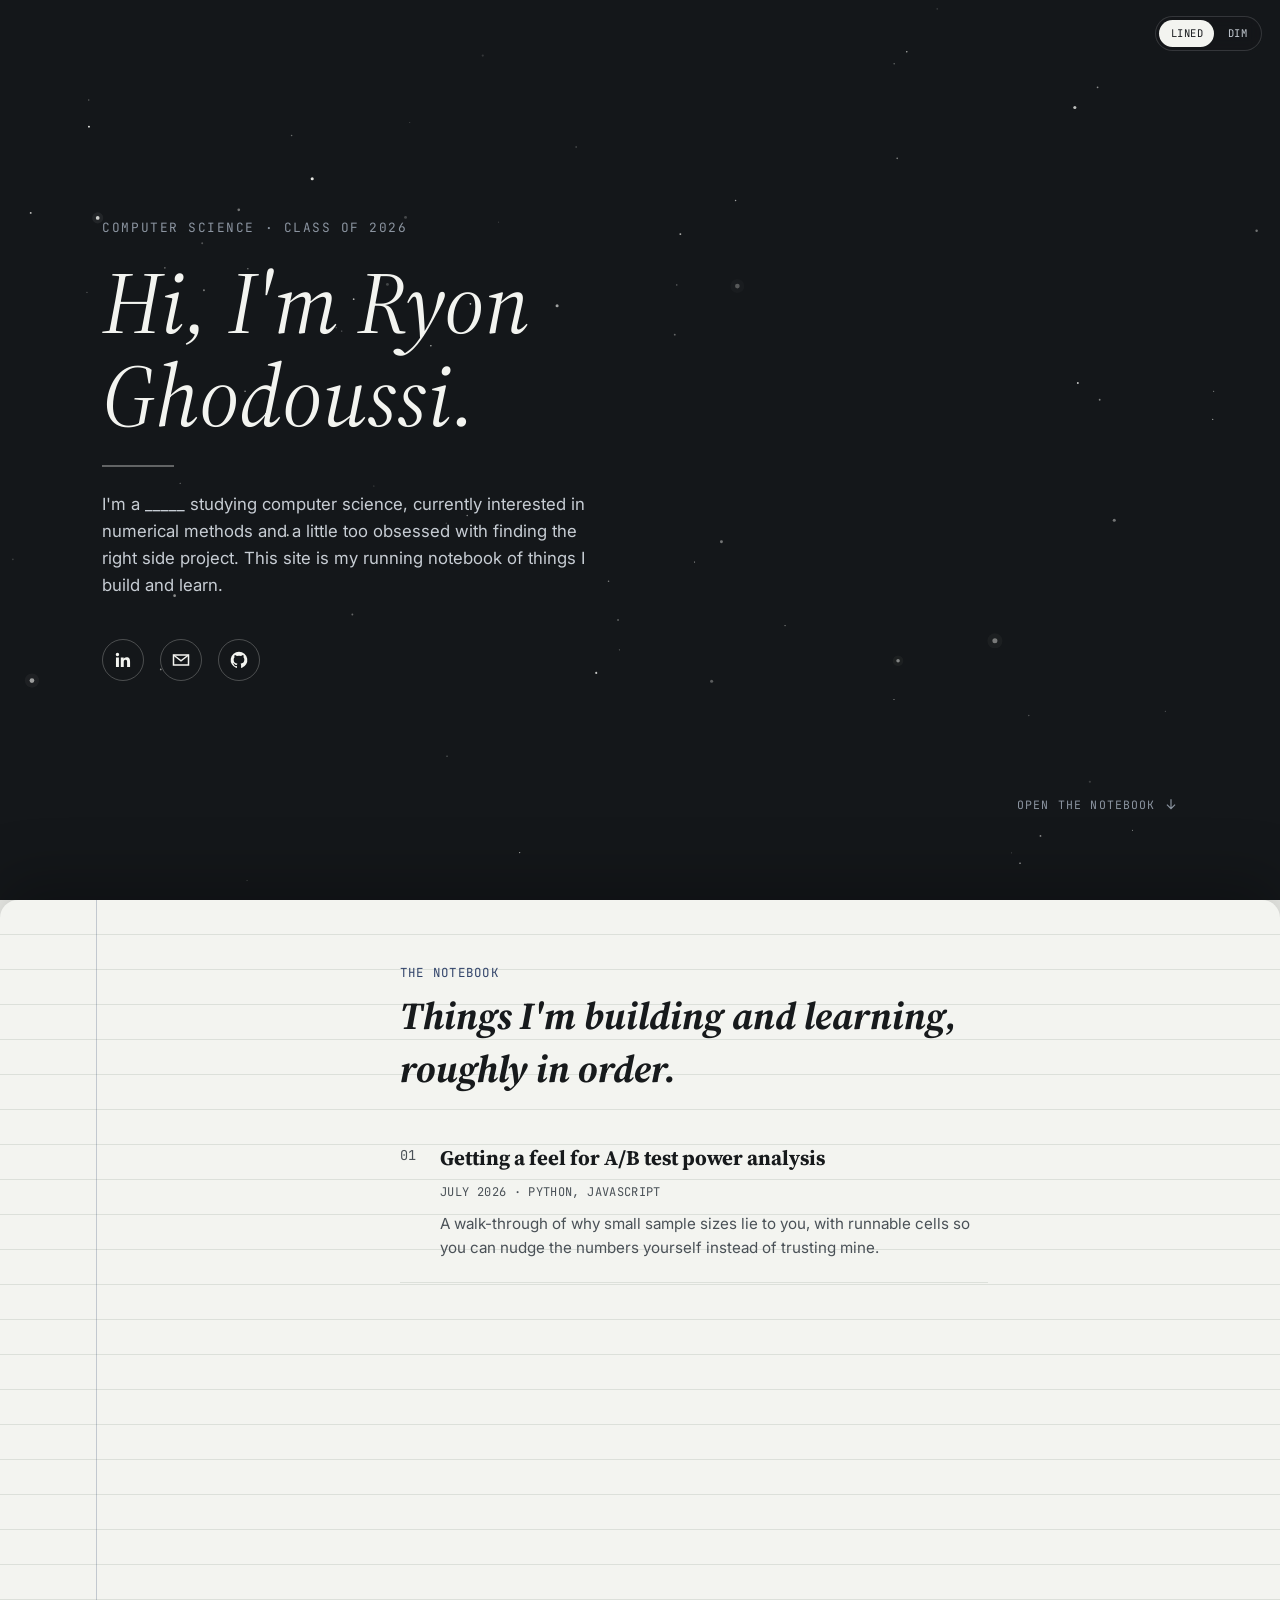
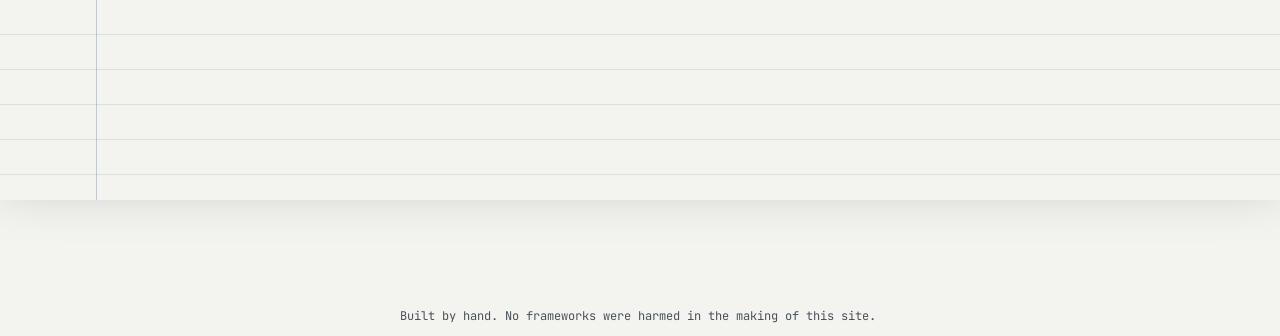
<file: index.html>
<!doctype html>
<html lang="en">
<head>
<meta charset="utf-8">
<script>
  // Applied before CSS renders, so there's no flash of the wrong theme.
  try {
    if (localStorage.getItem('notebook-theme') === 'dim') {
      document.documentElement.setAttribute('data-theme', 'dim');
    }
  } catch (e) { /* ignore */ }
</script>
<meta name="viewport" content="width=device-width, initial-scale=1">
<title>Ryon Ghodoussi — Notes to Self</title>
<meta name="description" content="Personal site and coding notebook of Ryon Ghodoussi">
<link rel="preconnect" href="https://fonts.googleapis.com">
<link href="https://fonts.googleapis.com/css2?family=Source+Serif+4:ital,opsz,wght@0,8..60,400;1,8..60,400;1,8..60,500&family=Inter:wght@400;500;600&family=JetBrains+Mono:wght@400;500&display=swap" rel="stylesheet">
<link rel="stylesheet" href="styles.css">
</head>
<body>
  <div class="theme-toggle" role="group" aria-label="Notebook color theme">
    <button type="button" class="theme-toggle__btn" data-theme-value="lined" aria-pressed="true">Lined</button>
    <button type="button" class="theme-toggle__btn" data-theme-value="dim" aria-pressed="false">Dim</button>
  </div>
  
  <!-- ===================== LANDING / COVER ===================== -->
  <header class="cover">
    <canvas class="cover__stars" id="starscape" aria-hidden="true"></canvas>
    <div class="cover__content">
      <p class="cover__eyebrow">Computer Science · Class of 2026</p>
      <h1 class="cover__name">Hi, I'm Ryon Ghodoussi.</h1>
      <hr class="cover__rule">
      <p class="cover__bio">
	I'm a _____ studying computer science, currently interested in numerical methods
	and a little too obsessed with finding the right side project.
	This site is my running notebook of things I build and learn.
      </p>
      <div class="cover__links">
	<a class="icon-link" href="https://www.linkedin.com/in/ryon-ghodoussi/" target="_blank" rel="noopener noreferrer" aria-label="LinkedIn profile">
          <svg viewBox="0 0 24 24" fill="currentColor" aria-hidden="true">
            <path d="M20.45 20.45h-3.55v-5.57c0-1.33-.02-3.04-1.85-3.04-1.85 0-2.14 1.45-2.14 2.94v5.67H9.36V9h3.41v1.56h.05c.48-.9 1.64-1.85 3.38-1.85 3.61 0 4.28 2.38 4.28 5.47v6.27zM5.34 7.43a2.06 2.06 0 1 1 0-4.12 2.06 2.06 0 0 1 0 4.12zM7.12 20.45H3.56V9h3.56v11.45z"/>
          </svg>
	</a>
	<a class="icon-link" href="mailto:ghodoussirion@gmail.com" aria-label="Email">
          <svg viewBox="0 0 24 24" fill="none" stroke="currentColor" stroke-width="1.8" aria-hidden="true">
            <path d="M3 6h18v12H3z"/><path d="M3 6l9 7 9-7"/>
          </svg>
	</a>
	<a class="icon-link" href="https://github.com/ghodoussi" target="_blank" rel="noopener noreferrer" aria-label="GitHub profile">
          <svg viewBox="0 0 24 24" fill="currentColor" aria-hidden="true">
            <path d="M12 2a10 10 0 0 0-3.16 19.49c.5.09.68-.22.68-.48v-1.7c-2.78.6-3.37-1.34-3.37-1.34-.46-1.16-1.11-1.47-1.11-1.47-.91-.62.07-.6.07-.6 1 .07 1.53 1.03 1.53 1.03.89 1.53 2.34 1.09 2.91.83.09-.65.35-1.09.63-1.34-2.22-.25-4.56-1.11-4.56-4.94 0-1.09.39-1.98 1.03-2.68-.1-.25-.45-1.27.1-2.65 0 0 .84-.27 2.75 1.02a9.56 9.56 0 0 1 5 0c1.91-1.29 2.75-1.02 2.75-1.02.55 1.38.2 2.4.1 2.65.64.7 1.03 1.59 1.03 2.68 0 3.84-2.34 4.68-4.57 4.93.36.31.68.92.68 1.85v2.74c0 .27.18.58.69.48A10 10 0 0 0 12 2z"/>
          </svg>
	</a>
      </div>
    </div>
    <p class="cover__scroll-cue">
      open the notebook
      <svg viewBox="0 0 24 24" fill="none" stroke="currentColor" stroke-width="2" aria-hidden="true">
        <path d="M12 4v16M5 13l7 7 7-7"/>
      </svg>
    </p>
  </header>
  <div class="cover-spacer" aria-hidden="true"></div>
  
  <!-- ===================== NOTEBOOK / BLOG LIST ===================== -->
  <main class="notebook">
    <div class="notebook__inner">
      <div class="notebook__header">
        <p class="notebook__label">The Notebook</p>
        <h2 class="notebook__title">Things I'm building and learning, roughly in order.</h2>
      </div>

      <!-- AUTO-GENERATED TOC: START (do not hand-edit — run `node build.js`) -->
      <ul class="toc">
        <li>
          <a class="toc__item" href="posts/first-post.html">
            <span class="toc__index">01</span>
            <span class="toc__body">
              <h3 class="toc__post-title">Getting a feel for A/B test power analysis</h3>
              <p class="toc__meta">JULY 2026 · PYTHON, JAVASCRIPT</p>
              <p class="toc__excerpt">
                A walk-through of why small sample sizes lie to you, with runnable cells so you can nudge the numbers yourself instead of trusting mine.
              </p>
            </span>
          </a>
        </li>
      </ul>
      <!-- AUTO-GENERATED TOC: END -->
    </div>
  </main>

  <footer class="site-footer">
    <p>Built by hand. No frameworks were harmed in the making of this site.</p>
  </footer>

  <script src="script.js"></script>
</body>
</html>
</file>
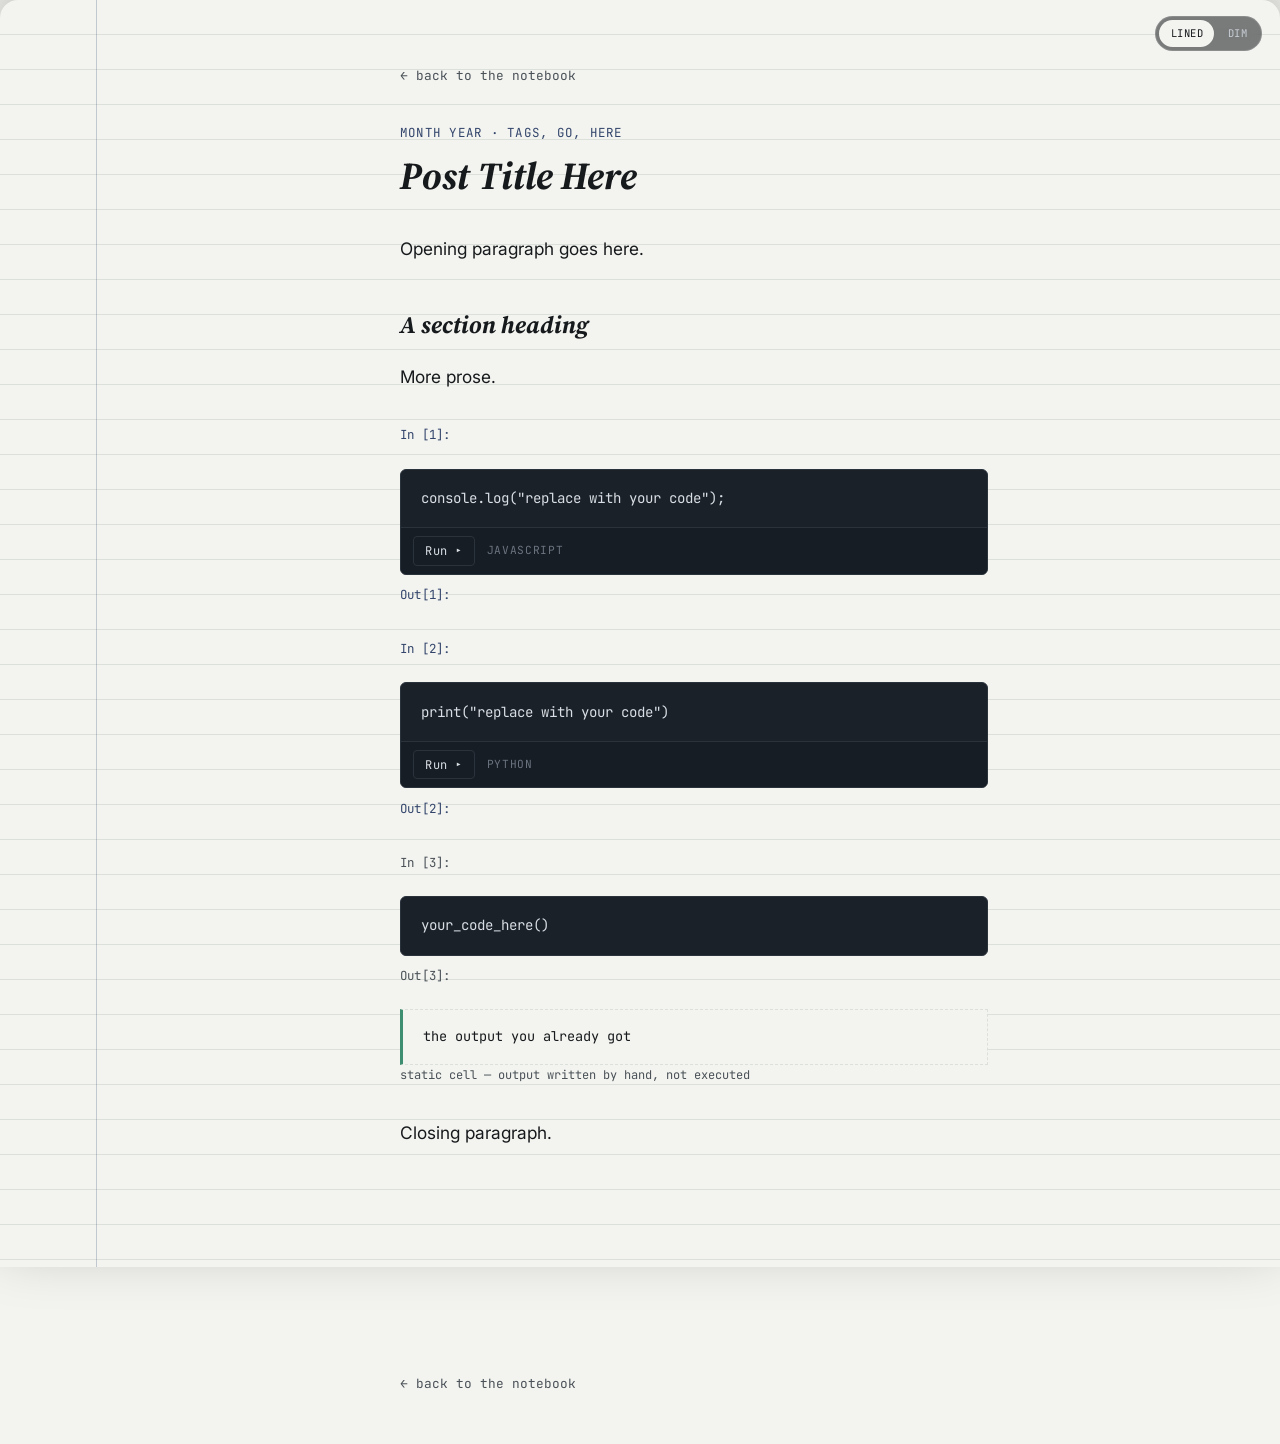
<file: post-template.html>
<!doctype html>
<html lang="en">
<head>
<meta charset="utf-8">
<script>
  try {
    if (localStorage.getItem('notebook-theme') === 'dim') {
      document.documentElement.setAttribute('data-theme', 'dim');
    }
  } catch (e) { /* ignore */ }
</script>
<meta name="viewport" content="width=device-width, initial-scale=1">
<title>Post Title Here — Alex Rivera</title>
<link rel="preconnect" href="https://fonts.googleapis.com">
<link href="https://fonts.googleapis.com/css2?family=Source+Serif+4:ital,opsz,wght@0,8..60,400;1,8..60,400;1,8..60,500&family=Inter:wght@400;500;600&family=JetBrains+Mono:wght@400;500&display=swap" rel="stylesheet">
<link rel="stylesheet" href="../styles.css">
</head>
<body>
  <div class="theme-toggle" role="group" aria-label="Notebook color theme">
    <button type="button" class="theme-toggle__btn" data-theme-value="lined" aria-pressed="true">Lined</button>
    <button type="button" class="theme-toggle__btn" data-theme-value="dim" aria-pressed="false">Dim</button>
  </div>

  <main class="notebook" style="padding-top: 4rem;">
    <div class="notebook__inner">
      <a class="back-link" href="../index.html">&larr; back to the notebook</a>

      <p class="notebook__label">MONTH YEAR · TAGS, GO, HERE</p>
      <h1 class="notebook__title" style="margin-bottom: 2rem;">Post Title Here</h1>

      <article class="post">
        <p>Opening paragraph goes here.</p>

        <h2>A section heading</h2>
        <p>More prose.</p>

        <!-- LIVE JAVASCRIPT CELL — runs for real when the reader clicks Run -->
        <div class="cell" data-lang="js">
          <p class="cell__prompt">In [<span class="count">1</span>]:</p>
          <div class="cell__code-wrap">
            <pre class="cell__code" contenteditable="true" spellcheck="false">console.log("replace with your code");</pre>
            <div class="cell__toolbar">
              <button class="cell__run">Run &#9656;</button>
              <span class="cell__lang">JavaScript</span>
            </div>
          </div>
          <div class="cell__output-wrap">
            <p class="cell__prompt">Out[<span class="count">1</span>]:</p>
            <pre class="cell__output"></pre>
          </div>
        </div>

        <!-- LIVE PYTHON CELL — loads Pyodide on first run in this page -->
        <div class="cell" data-lang="python">
          <p class="cell__prompt">In [<span class="count">2</span>]:</p>
          <div class="cell__code-wrap">
            <pre class="cell__code" contenteditable="true" spellcheck="false">print("replace with your code")</pre>
            <div class="cell__toolbar">
              <button class="cell__run">Run &#9656;</button>
              <span class="cell__lang">Python</span>
            </div>
          </div>
          <div class="cell__output-wrap">
            <p class="cell__prompt">Out[<span class="count">2</span>]:</p>
            <pre class="cell__output"></pre>
          </div>
        </div>

        <!-- STATIC CELL — code + hand-written output, nothing executes -->
        <div class="cell cell--static">
          <p class="cell__prompt">In [3]:</p>
          <div class="cell__code-wrap">
            <pre class="cell__code">your_code_here()</pre>
          </div>
          <div class="cell__output-wrap">
            <p class="cell__prompt">Out[3]:</p>
            <pre class="cell__output cell__output--visible">the output you already got</pre>
          </div>
          <p class="note">static cell — output written by hand, not executed</p>
        </div>

        <p>Closing paragraph.</p>
      </article>
    </div>
  </main>

  <footer class="site-footer">
    <p><a class="back-link" href="../index.html">&larr; back to the notebook</a></p>
  </footer>

  <script src="../script.js"></script>
</body>
</html>
</file>
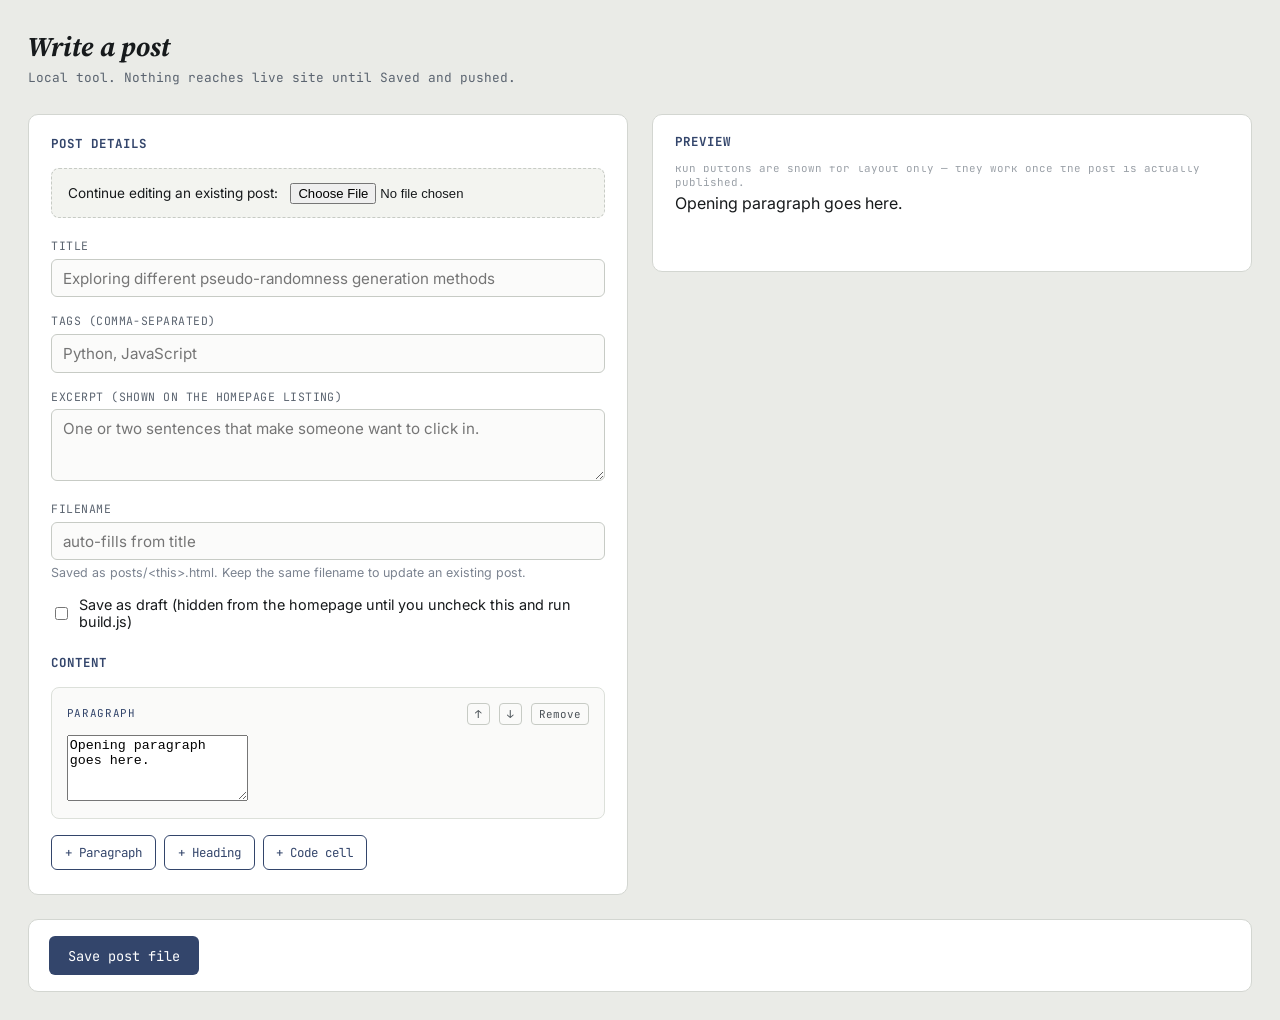
<file: write-post.html>
<!doctype html>
<html lang="en">
  <head>
    <meta charset="utf-8">
    <meta name="viewport" content="width=device-width, initial-scale=1">
    <title>Write a post (local tool)</title>
    <!--
	LOCAL AUTHORING TOOL
	Links to styles.css so the preview pane can show final publishing visual
      -->
    <link rel="preconnect" href="https://fonts.googleapis.com">
    <link href="https://fonts.googleapis.com/css2?family=Source+Serif+4:ital,opsz,wght@0,8..60,400;1,8..60,400;1,8..60,500&family=Inter:wght@400;500;600&family=JetBrains+Mono:wght@400;500&display=swap" rel="stylesheet">
    <link rel="stylesheet" href="styles.css">
    <style>
      /* Editor chrome — deliberately plain/utilitarian, distinct from the
     notebook's own look, so it's obvious this is a tool and not a page
     of the site. */
      :root { color-scheme: light; }
      * { box-sizing: border-box; }
      body {
	  margin: 0;
	  font-family: var(--font-body);
	  background: #EAEBE7;
	  color: #171A1C;
      }
      .shell {
	  max-width: 1400px;
	  margin: 0 auto;
	  padding: 1.75rem;
	  display: flex;
	  flex-direction: column;
	  gap: 1.5rem;
      }
      .editor-body {
	  display: grid;
	  grid-template-columns: minmax(360px, 1fr) minmax(360px, 1fr);
	  gap: 1.5rem;
	  align-items: stretch;
      }
      @media (max-width: 900px) {
	  .shell { grid-template-columns: 1fr; }
      }
      .page-header {
	  grid-column: 1 / -1;
	  margin-bottom: 0.25rem;
      }
      .page-header h1 {
	  font-family: var(--font-display);
	  font-style: italic;
	  font-size: 1.7rem;
	  margin: 0 0 0.25rem 0;
      }
      .page-header p {
	  font-family: var(--font-mono);
	  font-size: 0.8rem;
	  color: #5B6470;
	  margin: 0;
      }
      .panel {
	  background: #FFFFFF;
	  border: 1px solid #D3D6D1;
	  border-radius: 10px;
	  padding: 1.25rem 1.4rem 1.5rem;
      }
      .panel h2 {
	  font-family: var(--font-mono);
	  font-size: 0.78rem;
	  letter-spacing: 0.08em;
	  text-transform: uppercase;
	  color: var(--accent);
	  margin: 0 0 1rem 0;
      }
      .field { margin-bottom: 1rem; }
      .field label {
	  display: block;
	  font-family: var(--font-mono);
	  font-size: 0.72rem;
	  letter-spacing: 0.04em;
	  text-transform: uppercase;
	  color: #5B6470;
	  margin-bottom: 0.35rem;
      }
      .field .hint {
	  display: block;
	  font-family: var(--font-body);
	  font-size: 0.78rem;
	  text-transform: none;
	  letter-spacing: normal;
	  color: #7B8390;
	  margin-top: 0.3rem;
      }
      .field input[type="text"],
      .field textarea,
      .field select {
	  width: 100%;
	  font-family: var(--font-body);
	  font-size: 0.95rem;
	  padding: 0.55rem 0.65rem;
	  border: 1px solid #C7CBC5;
	  border-radius: 6px;
	  background: #FBFBFA;
	  color: #171A1C;
      }
      .field textarea { resize: vertical; min-height: 4.5rem; font-family: var(--font-body); }
      .field-inline-checkbox {
	  display: flex;
	  align-items: center;
	  gap: 0.5rem;
	  font-family: var(--font-body);
	  font-size: 0.9rem;
      }
      .field-inline-checkbox label { margin: 0; text-transform: none; font-family: var(--font-body); font-size: 0.9rem; letter-spacing: normal; color: #171A1C; }

      .load-row {
	  display: flex;
	  align-items: center;
	  gap: 0.75rem;
	  padding: 0.85rem 1rem;
	  background: #F3F4F0;
	  border: 1px dashed #C7CBC5;
	  border-radius: 8px;
	  margin-bottom: 1.25rem;
	  font-size: 0.85rem;
      }
      .load-row input[type="file"] { font-size: 0.82rem; }

      /* Blocks */
      #blocks { display: flex; flex-direction: column; gap: 0.9rem; margin-bottom: 1rem; }
      .block {
	  border: 1px solid #DCE0DA;
	  border-radius: 8px;
	  padding: 0.85rem 0.9rem;
	  background: #FAFAF9;
      }
      .block-toolbar {
	  display: flex;
	  align-items: center;
	  justify-content: space-between;
	  margin-bottom: 0.6rem;
      }
      .block-kind {
	  font-family: var(--font-mono);
	  font-size: 0.68rem;
	  text-transform: uppercase;
	  letter-spacing: 0.06em;
	  color: var(--accent);
      }
      .block-actions button {
	  font-family: var(--font-mono);
	  font-size: 0.68rem;
	  background: none;
	  border: 1px solid #C7CBC5;
	  border-radius: 4px;
	  padding: 0.2rem 0.45rem;
	  margin-left: 0.3rem;
	  cursor: pointer;
	  color: #4A5157;
      }
      .block-actions button:hover { border-color: var(--accent); color: var(--accent); }
      .block-row { display: flex; gap: 0.6rem; margin-bottom: 0.5rem; }
      .block-row > * { flex: 1; }
      .block textarea.code {
	  font-family: var(--font-mono);
	  font-size: 0.85rem;
	  background: var(--cell-bg);
	  color: var(--cell-text);
	  border-color: var(--cell-border);
	  min-height: 5.5rem;
      }
      .block .output-field { display: none; }
      .block[data-lang="static"] .output-field { display: block; }

      .add-buttons {
	  display: flex;
	  gap: 0.5rem;
	  flex-wrap: wrap;
      }
      .add-buttons button {
	  font-family: var(--font-mono);
	  font-size: 0.78rem;
	  padding: 0.5rem 0.8rem;
	  border: 1px solid var(--accent);
	  color: var(--accent);
	  background: none;
	  border-radius: 6px;
	  cursor: pointer;
      }
      .add-buttons button:hover { background: var(--accent); color: #fff; }

      .actions-bar {
	  display: flex;
	  align-items: center;
	  gap: 1rem;
	  padding: 1rem 1.25rem;
	  background: #FFFFFF;
	  border: 1px solid #D3D6D1;
	  border-radius: 10px;
      }
      #btnSave {
	  font-family: var(--font-mono);
	  font-size: 0.85rem;
	  padding: 0.65rem 1.2rem;
	  background: var(--accent);
	  color: #fff;
	  border: none;
	  border-radius: 6px;
	  cursor: pointer;
      }
      #btnSave:hover { opacity: 0.9; }
      #saveStatus { font-family: var(--font-mono); font-size: 0.8rem; color: #4A5157; }

      /* Preview panel reuses the real notebook look */
      .preview-panel {
	  padding: 0;
	  overflow: hidden;
	  position: sticky;
	  top: 1.75rem;
	  max-height: calc(100vh - 3.5rem);
	  display: flex;
	  flex-direction: column;
	  align-self: start;
      }
      .preview-panel h2 {
	  padding: 1.1rem 1.4rem 0;
      }
      .preview-scroll {
	  overflow-y: auto;
	  padding: 0 1.4rem 2rem;
      }
      .preview-scroll .post { font-size: 1rem; }
      .preview-empty {
	  font-family: var(--font-body);
	  color: var(--ink-soft);
	  font-size: 0.9rem;
	  padding: 1rem 0;
      }
      .preview-scroll .cell__run { pointer-events: none; opacity: 0.55; }
      .preview-run-note {
	  font-family: var(--font-mono);
	  font-size: 0.68rem;
	  color: #9BA1A8;
	  margin: -0.3rem 0 0 0;
      }
    </style>
  </head>
  <body>
    <div class="shell">
      <div class="page-header">
	<h1>Write a post</h1>
	<p>Local tool. Nothing reaches live site until Saved and pushed.</p>
      </div>

      <div class="editor-body">
	<section class="panel">
	  <h2>Post details</h2>
	  
	  <div class="load-row">
            <label for="loadFile" style="margin:0; white-space:nowrap;">Continue editing an existing post:</label>
            <input type="file" id="loadFile" accept=".html">
	  </div>

	  <div class="field">
            <label for="fieldTitle">Title</label>
            <input type="text" id="fieldTitle" placeholder="Exploring different pseudo-randomness generation methods">
	  </div>
	  
	  <div class="field">
            <label for="fieldTags">Tags (comma-separated)</label>
            <input type="text" id="fieldTags" placeholder="Python, JavaScript">
	  </div>
	  
	  <div class="field">
            <label for="fieldExcerpt">Excerpt (shown on the homepage listing)</label>
            <textarea id="fieldExcerpt" placeholder="One or two sentences that make someone want to click in."></textarea>
	  </div>
	  
	  <div class="field">
            <label for="fieldSlug">Filename</label>
            <input type="text" id="fieldSlug" placeholder="auto-fills from title">
            <span class="hint">Saved as posts/&lt;this&gt;.html. Keep the same filename to update an existing post.</span>
	  </div>
	  
	  <div class="field field-inline-checkbox">
            <input type="checkbox" id="fieldDraft">
            <label for="fieldDraft">Save as draft (hidden from the homepage until you uncheck this and run build.js)</label>
	  </div>
	  
	  <h2 style="margin-top: 1.5rem;">Content</h2>
	  <div id="blocks"></div>
	  <div class="add-buttons">
            <button type="button" data-add="paragraph">+ Paragraph</button>
            <button type="button" data-add="heading">+ Heading</button>
            <button type="button" data-add="cell">+ Code cell</button>
	  </div>
	</section>
	
	<section class="panel preview-panel">
	  <h2>Preview</h2>
	  <div class="preview-scroll">
            <p class="preview-run-note">Run buttons are shown for layout only — they work once the post is actually published.</p>
            <article class="post" id="previewArticle"></article>
	  </div>
	</section>
      </div>  
      <div class="actions-bar">
	<button type="button" id="btnSave">Save post file</button>
	<span id="saveStatus"></span>
      </div>
    </div>
    

    <script>
      (function () {
	  const blocksEl = document.getElementById('blocks');
	  const previewEl = document.getElementById('previewArticle');
	  const fieldTitle = document.getElementById('fieldTitle');
	  const fieldTags = document.getElementById('fieldTags');
	  const fieldExcerpt = document.getElementById('fieldExcerpt');
	  const fieldSlug = document.getElementById('fieldSlug');
	  const fieldDraft = document.getElementById('fieldDraft');
	  const saveStatus = document.getElementById('saveStatus');
	  const loadFile = document.getElementById('loadFile');

	  let blocks = [
	      { type: 'paragraph', text: 'Opening paragraph goes here.' },
	  ];
	  let slugManuallyEdited = false;

	  function slugify(title) {
	      return title.toLowerCase().replace(/[^a-z0-9]+/g, '-').replace(/^-+|-+$/g, '');
	  }

	  function escapeHtml(s) {
	      return String(s).replace(/&/g, '&amp;').replace(/</g, '&lt;').replace(/>/g, '&gt;');
	  }

	  // ---- rendering the editable block list ----
	  function renderBlocks() {
	      blocksEl.innerHTML = blocks.map((b, i) => blockToEditorHtml(b, i)).join('');
	  }

	  function blockToEditorHtml(b, i) {
	      if (b.type === 'paragraph') {
		  return `
              <div class="block" data-index="${i}" data-type="paragraph">
		<div class="block-toolbar">
		  <span class="block-kind">Paragraph</span>
		  ${blockActions(i)}
		</div>
		<textarea class="field-text" data-field="text" rows="4" placeholder="Write your prose here. Use blank lines between paragraphs, and \`backticks\` for inline code.">${escapeHtml(b.text)}</textarea>
              </div>`;
	      }
	      if (b.type === 'heading') {
		  return `
              <div class="block" data-index="${i}" data-type="heading">
		<div class="block-toolbar">
		  <span class="block-kind">Heading</span>
		  ${blockActions(i)}
		</div>
		<input type="text" class="field-text" data-field="text" value="${escapeHtml(b.text)}" placeholder="A section heading">
              </div>`;
	      }
	      // cell
	      return `
	      <div class="block" data-index="${i}" data-type="cell" data-lang="${b.lang}">
		<div class="block-toolbar">
		  <span class="block-kind">Code cell</span>
		  ${blockActions(i)}
		</div>
		<div class="block-row">
		  <select data-field="lang">
		    <option value="js" ${b.lang === 'js' ? 'selected' : ''}>JavaScript (live)</option>
		    <option value="python" ${b.lang === 'python' ? 'selected' : ''}>Python (live)</option>
		    <option value="static" ${b.lang === 'static' ? 'selected' : ''}>Static (code + output you write by hand)</option>
		  </select>
		</div>
		<textarea class="code" data-field="code" rows="4" placeholder="your code here">${escapeHtml(b.code)}</textarea>
		<div class="field output-field">
		  <label style="margin-top:0.6rem;">Output (written by hand, not executed)</label>
		  <textarea class="code" data-field="output" rows="2">${escapeHtml(b.output)}</textarea>
		</div>
	      </div>`;
	  }

	  function blockActions(i) {
	      return `<span class="block-actions">
		<button type="button" data-move="-1" data-index="${i}">&uarr;</button>
		<button type="button" data-move="1" data-index="${i}">&darr;</button>
		<button type="button" data-remove="1" data-index="${i}">Remove</button>
	      </span>`;
	  }

	  // structural changes -> full re-render
	  document.querySelectorAll('.add-buttons [data-add]').forEach((btn) => {
	      btn.addEventListener('click', () => {
		  const kind = btn.dataset.add;
		  if (kind === 'paragraph') blocks.push({ type: 'paragraph', text: '' });
		  if (kind === 'heading') blocks.push({ type: 'heading', text: '' });
		  if (kind === 'cell') blocks.push({ type: 'cell', lang: 'js', code: '', output: '' });
		  renderBlocks();
		  updatePreview();
	      });
	  });

	  blocksEl.addEventListener('click', (e) => {
	      const moveBtn = e.target.closest('[data-move]');
	      const removeBtn = e.target.closest('[data-remove]');
	      if (moveBtn) {
		  const i = Number(moveBtn.dataset.index);
		  const dir = Number(moveBtn.dataset.move);
		  const j = i + dir;
		  if (j < 0 || j >= blocks.length) return;
		  [blocks[i], blocks[j]] = [blocks[j], blocks[i]];
		  renderBlocks();
		  updatePreview();
	      } else if (removeBtn) {
		  const i = Number(removeBtn.dataset.index);
		  blocks.splice(i, 1);
		  renderBlocks();
		  updatePreview();
	      }
	  });

	  // text edits -> update model in place, no re-render (keeps focus/cursor)
	  blocksEl.addEventListener('input', (e) => {
	      const el = e.target.closest('[data-field]');
	      if (!el) return;
	      const blockEl = e.target.closest('.block');
	      const i = Number(blockEl.dataset.index);
	      const field = el.dataset.field;
	      blocks[i][field] = el.value;
	      if (field === 'lang') blockEl.dataset.lang = el.value;
	      updatePreview();
	  });
	  blocksEl.addEventListener('change', (e) => {
	      const el = e.target.closest('[data-field="lang"]');
	      if (!el) return;
	      const blockEl = e.target.closest('.block');
	      const i = Number(blockEl.dataset.index);
	      blocks[i].lang = el.value;
	      blockEl.dataset.lang = el.value;
	      updatePreview();
	  });

	  // ---- title -> slug auto-fill ----
	  fieldTitle.addEventListener('input', () => {
	      if (!slugManuallyEdited) fieldSlug.value = slugify(fieldTitle.value);
	      updatePreview();
	  });
	  fieldSlug.addEventListener('input', () => { slugManuallyEdited = true; });
	  [fieldTags, fieldExcerpt, fieldDraft].forEach((el) => el.addEventListener('input', updatePreview));

	  // ---- compiling blocks to real post markup (shared by preview + save) ----
	  function textToParagraphsHtml(text) {
	      return text.split(/\n\s*\n/).map((chunk) => {
		  const t = chunk.trim();
		  if (!t) return '';
		  let html = escapeHtml(t).replace(/\n/g, ' ');
		  html = html.replace(/`([^`]+)`/g, '<code>$1</code>');
		  return `<p>${html}</p>`;
	      }).filter(Boolean).join('\n        ');
	  }

	  function compileArticleHtml(blockList) {
	      let n = 0;
	      return blockList.map((b) => {
		  if (b.type === 'paragraph') return textToParagraphsHtml(b.text);
		  if (b.type === 'heading') return `<h2>${escapeHtml(b.text)}</h2>`;
		  // cell
		  n += 1;
		  if (b.lang === 'static') {
		      return `<div class="cell cell--static">
              <p class="cell__prompt">In [${n}]:</p>
              <div class="cell__code-wrap">
		<pre class="cell__code">${escapeHtml(b.code)}</pre>
              </div>
              <div class="cell__output-wrap">
		<p class="cell__prompt">Out[${n}]:</p>
		<pre class="cell__output cell__output--visible">${escapeHtml(b.output)}</pre>
              </div>
              <p class="note">static cell — output written by hand, not executed</p>
          </div>`;
		 }
		 const langLabel = b.lang === 'python' ? 'Python' : 'JavaScript';
		 return `<div class="cell" data-lang="${b.lang}">
		 <p class="cell__prompt">In [<span class="count">${n}</span>]:</p>
		 <div class="cell__code-wrap">
		   <pre class="cell__code" contenteditable="true" spellcheck="false">${escapeHtml(b.code)}</pre>
		   <div class="cell__toolbar">
		     <button class="cell__run">Run &#9656;</button>
		     <span class="cell__lang">${langLabel}</span>
		   </div>
		 </div>
		 <div class="cell__output-wrap">
		   <p class="cell__prompt">Out[<span class="count">${n}</span>]:</p>
		   <pre class="cell__output"></pre>
		 </div>
      </div>`;
      }).join('\n\n        ');
      }

      function updatePreview() {
      const html = compileArticleHtml(blocks);
      previewEl.innerHTML = html || '<p class="preview-empty">Nothing to preview yet — add a block on the left.</p>';
      }

      // ---- load an existing post to keep editing ----
      loadFile.addEventListener('change', async (e) => {
      const file = e.target.files[0];
      if (!file) return;
      const text = await file.text();
      parseExistingPost(text, file.name);
      });

      function htmlToInlineText(innerHtml) {
      let s = innerHtml.replace(/<code>([\s\S]*?)<\/code>/g, '`$1`');
      s = s.replace(/<[^>]+>/g, '');
      s = s.replace(/&amp;/g, '&').replace(/&lt;/g, '<').replace(/&gt;/g, '>').replace(/&mdash;/g, '\u2014');
      return s.trim();
      }

      function parseExistingPost(html, filename) {
      const doc = new DOMParser().parseFromString(html, 'text/html');
      const metaScript = doc.querySelector('script#post-meta');
      let meta = {};
      if (metaScript) {
      try { meta = JSON.parse(metaScript.textContent); } catch (err) { /* ignore */ }
      }

      fieldTitle.value = meta.title || '';
      fieldTags.value = (meta.tags || []).join(', ');
      fieldExcerpt.value = meta.excerpt || '';
      fieldDraft.checked = !!meta.draft;
      fieldSlug.value = filename.replace(/\.html$/i, '');
      slugManuallyEdited = true;

      const article = doc.querySelector('article.post');
      const newBlocks = [];
      if (article) {
      Array.from(article.children).forEach((el) => {
      if (el.tagName === 'P' && el.classList.contains('note')) return; // auto-generated, skip
      if (el.tagName === 'P') {
      newBlocks.push({ type: 'paragraph', text: htmlToInlineText(el.innerHTML) });
      } else if (el.tagName === 'H2') {
      newBlocks.push({ type: 'heading', text: el.textContent.trim() });
      } else if (el.classList.contains('cell')) {
      const isStatic = el.classList.contains('cell--static');
      const lang = isStatic ? 'static' : (el.dataset.lang || 'js');
      const codeEl = el.querySelector('.cell__code');
      const outEl = el.querySelector('.cell__output');
      newBlocks.push({
      type: 'cell',
      lang,
      code: codeEl ? codeEl.textContent : '',
      output: isStatic && outEl ? outEl.textContent : '',
      });
      }
      });
      }
      blocks = newBlocks.length ? newBlocks : [{ type: 'paragraph', text: '' }];
      renderBlocks();
      updatePreview();
      saveStatus.textContent = `Loaded ${filename} — editing in place.`;
      }

      // ---- assembling the full saved document ----
      function monthYearNow() {
      const now = new Date();
      const monthNames = ['January', 'February', 'March', 'April', 'May', 'June',
      'July', 'August', 'September', 'October', 'November', 'December'];
      return {
      display: `${monthNames[now.getMonth()]} ${now.getFullYear()}`,
      sortDate: `${now.getFullYear()}-${String(now.getMonth() + 1).padStart(2, '0')}`,
      };
      }

      function assembleFullDocument() {
      const title = fieldTitle.value.trim() || 'Untitled post';
      const tags = fieldTags.value.split(',').map((t) => t.trim()).filter(Boolean);
      const excerpt = fieldExcerpt.value.trim();
      const draft = fieldDraft.checked;
      const { display, sortDate } = monthYearNow();
      const articleHtml = compileArticleHtml(blocks);

      const metaBlock = `<script type="application/json" id="post-meta">
      {
	  "title": ${JSON.stringify(title)},
	  "date": ${JSON.stringify(display)},
	  "sortDate": ${JSON.stringify(sortDate)},
	  "tags": ${JSON.stringify(tags)},
	  "excerpt": ${JSON.stringify(excerpt)},
	  "draft": ${draft}
      }
    <\/script>`;

		      return `<!doctype html>
    <html lang="en">
    <head>
    <meta charset="utf-8">
    <script>
    try {
	if (localStorage.getItem('notebook-theme') === 'dim') {
	    document.documentElement.setAttribute('data-theme', 'dim');
	}
    } catch (e) { /* ignore */ }
    <\/script>
    <meta name="viewport" content="width=device-width, initial-scale=1">
    <title>${escapeHtml(title)} — Ryon Ghodoussi</title>
    ${metaBlock}
    <link rel="preconnect" href="https://fonts.googleapis.com">
    <link href="https://fonts.googleapis.com/css2?family=Source+Serif+4:ital,opsz,wght@0,8..60,400;1,8..60,400;1,8..60,500&family=Inter:wght@400;500;600&family=JetBrains+Mono:wght@400;500&display=swap" rel="stylesheet">
    <link rel="stylesheet" href="../styles.css">
    </head>
    <body>
    <div class="theme-toggle" role="group" aria-label="Notebook color theme">
    <button type="button" class="theme-toggle__btn" data-theme-value="lined" aria-pressed="true">Lined</button>
    <button type="button" class="theme-toggle__btn" data-theme-value="dim" aria-pressed="false">Dim</button>
    </div>

    <main class="notebook" style="padding-top: 4rem;">
    <div class="notebook__inner">
    <a class="back-link" href="../index.html">&larr; back to the notebook</a>

    <p class="notebook__label">${escapeHtml(display.toUpperCase())} · ${escapeHtml(tags.join(', ').toUpperCase())}</p>
    <h1 class="notebook__title" style="margin-bottom: 2rem;">${escapeHtml(title)}</h1>

    <article class="post">
    ${articleHtml}
      </article>
    </div>
    </main>

    <footer class="site-footer">
    <p><a class="back-link" href="../index.html">&larr; back to the notebook</a></p>
    </footer>

    <script src="../script.js"><\/script>
    </body>
    </html>
    `;
			       }

			       document.getElementById('btnSave').addEventListener('click', async () => {
			       const title = fieldTitle.value.trim();
			       if (!title) {
			       saveStatus.textContent = 'Add a title first.';
			       return;
			       }
			       const slug = (fieldSlug.value.trim() || slugify(title));
			       const filename = `${slug}.html`;
			       const html = assembleFullDocument();

			       if (window.showSaveFilePicker) {
			       try {
			       const handle = await window.showSaveFilePicker({
      suggestedName: filename,
			       types: [{ description: 'HTML file', accept: { 'text/html': ['.html'] } }],
			       });
			       const writable = await handle.createWritable();
			       await writable.write(html);
			       await writable.close();
			       saveStatus.textContent = `Saved ${filename}. Run \`node build.js\` next (unless it's a draft).`;
			       return;
			       } catch (err) {
			       if (err && err.name === 'AbortError') { return; } // user cancelled the picker
      // fall through to download fallback below
			       }
			       }

			       const blob = new Blob([html], { type: 'text/html' });
			       const url = URL.createObjectURL(blob);
			       const a = document.createElement('a');
			       a.href = url;
			       a.download = filename;
			       document.body.appendChild(a);
			       a.click();
			       a.remove();
			       URL.revokeObjectURL(url);
			       saveStatus.textContent = `Downloaded ${filename} — move it into your posts/ folder, then run \`node build.js\`.`;
      });

			       renderBlocks();
			       updatePreview();
			       })();
	</script>
  </body>
</html>
</file>
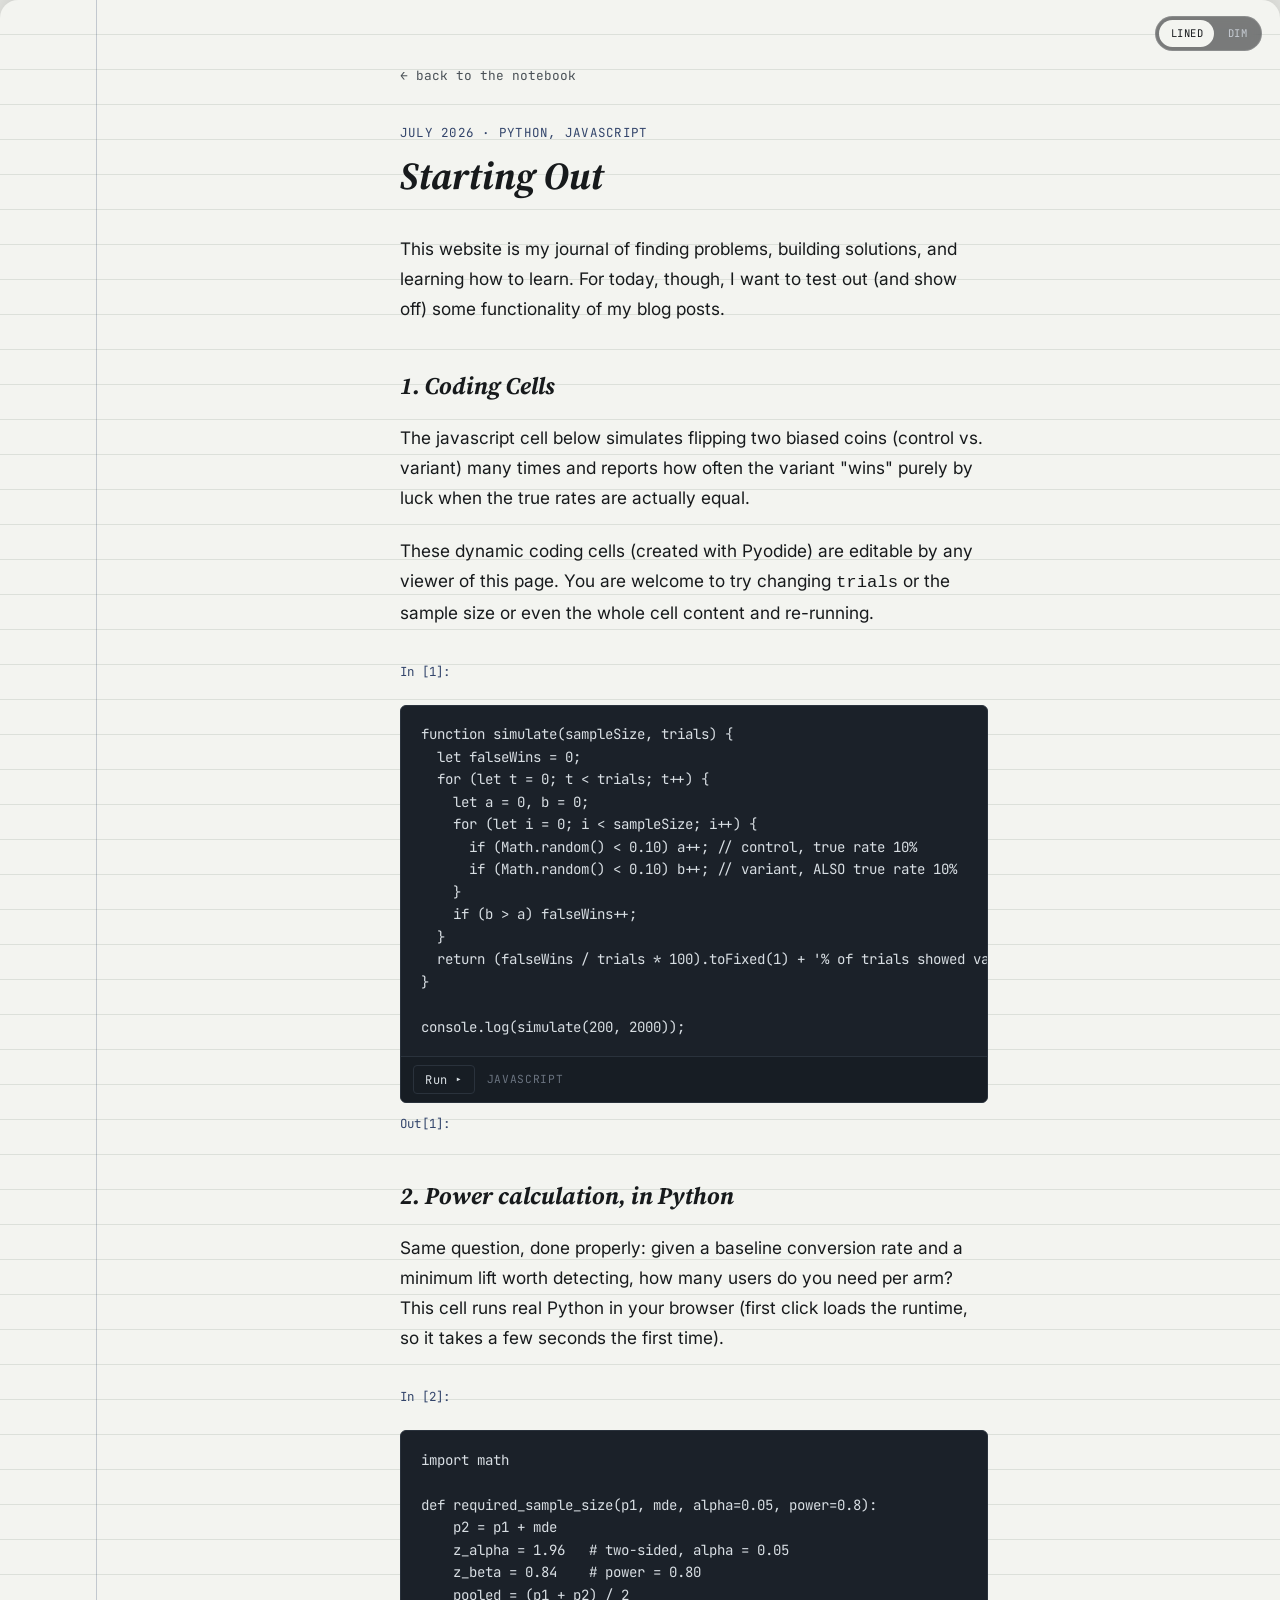
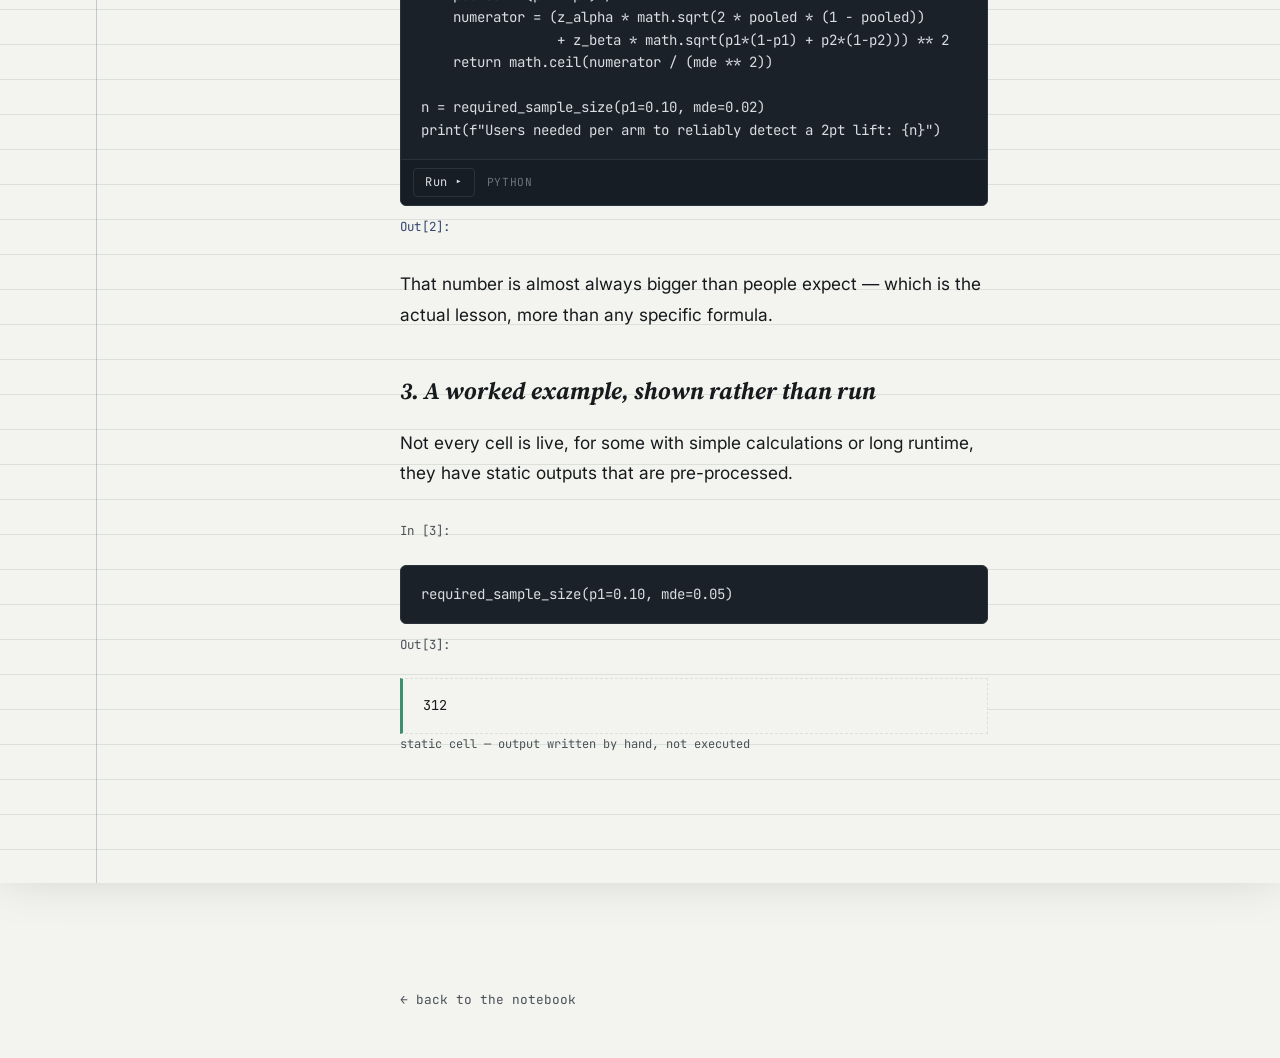
<file: posts/first-post.html>
<!doctype html>
<html lang="en">
<head>
<meta charset="utf-8">
<script>
  try {
    if (localStorage.getItem('notebook-theme') === 'dim') {
      document.documentElement.setAttribute('data-theme', 'dim');
    }
  } catch (e) { /* ignore */ }
</script>
<meta name="viewport" content="width=device-width, initial-scale=1">
<title>Starting Out — Ryon Ghodoussi</title>
<script type="application/json" id="post-meta">
{
  "title": "Starting Out",
  "date": "July 2026",
  "sortDate": "2026-07",
  "tags": ["Python","JavaScript"],
  "excerpt": "Walking through the website setup, testing functionality, and making stuff work.",
  "draft": false
}
</script>
<link rel="preconnect" href="https://fonts.googleapis.com">
<link href="https://fonts.googleapis.com/css2?family=Source+Serif+4:ital,opsz,wght@0,8..60,400;1,8..60,400;1,8..60,500&family=Inter:wght@400;500;600&family=JetBrains+Mono:wght@400;500&display=swap" rel="stylesheet">
<link rel="stylesheet" href="../styles.css">
</head>
<body>
  <div class="theme-toggle" role="group" aria-label="Notebook color theme">
    <button type="button" class="theme-toggle__btn" data-theme-value="lined" aria-pressed="true">Lined</button>
    <button type="button" class="theme-toggle__btn" data-theme-value="dim" aria-pressed="false">Dim</button>
  </div>

  <main class="notebook" style="padding-top: 4rem;">
    <div class="notebook__inner">
      <a class="back-link" href="../index.html">&larr; back to the notebook</a>

      <p class="notebook__label">JULY 2026 · PYTHON, JAVASCRIPT</p>
      <h1 class="notebook__title" style="margin-bottom: 2rem;">Starting Out</h1>

      <article class="post">
        <p>This website is my journal of finding problems, building solutions, and learning how to learn. For today, though, I want to test out (and show off) some functionality of my blog posts.</p>

        <h2>1. Coding Cells</h2>

        <p>The javascript cell below simulates flipping two biased coins (control vs. variant)           many times and reports how often the variant "wins" purely by luck           when the true rates are actually equal.</p>
        <p>These dynamic coding cells (created with Pyodide) are editable by any viewer of this page. You are welcome to try changing <code>trials</code>           or the sample size or even the whole cell content and re-running.</p>

        <div class="cell" data-lang="js">
          <p class="cell__prompt">In [<span class="count">1</span>]:</p>
          <div class="cell__code-wrap">
            <pre class="cell__code" contenteditable="true" spellcheck="false">function simulate(sampleSize, trials) {
  let falseWins = 0;
  for (let t = 0; t &lt; trials; t++) {
    let a = 0, b = 0;
    for (let i = 0; i &lt; sampleSize; i++) {
      if (Math.random() &lt; 0.10) a++; // control, true rate 10%
      if (Math.random() &lt; 0.10) b++; // variant, ALSO true rate 10%
    }
    if (b &gt; a) falseWins++;
  }
  return (falseWins / trials * 100).toFixed(1) + '% of trials showed variant "winning" by chance';
}

console.log(simulate(200, 2000));</pre>
            <div class="cell__toolbar">
              <button class="cell__run">Run &#9656;</button>
              <span class="cell__lang">JavaScript</span>
            </div>
          </div>
          <div class="cell__output-wrap">
            <p class="cell__prompt">Out[<span class="count">1</span>]:</p>
            <pre class="cell__output"></pre>
          </div>
        </div>

        <h2>2. Power calculation, in Python</h2>

        <p>Same question, done properly: given a baseline conversion rate and           a minimum lift worth detecting, how many users do you need per arm?           This cell runs real Python in your browser (first click loads the           runtime, so it takes a few seconds the first time).</p>

        <div class="cell" data-lang="python">
          <p class="cell__prompt">In [<span class="count">2</span>]:</p>
          <div class="cell__code-wrap">
            <pre class="cell__code" contenteditable="true" spellcheck="false">import math

def required_sample_size(p1, mde, alpha=0.05, power=0.8):
    p2 = p1 + mde
    z_alpha = 1.96   # two-sided, alpha = 0.05
    z_beta = 0.84    # power = 0.80
    pooled = (p1 + p2) / 2
    numerator = (z_alpha * math.sqrt(2 * pooled * (1 - pooled))
                 + z_beta * math.sqrt(p1*(1-p1) + p2*(1-p2))) ** 2
    return math.ceil(numerator / (mde ** 2))

n = required_sample_size(p1=0.10, mde=0.02)
print(f"Users needed per arm to reliably detect a 2pt lift: {n}")</pre>
            <div class="cell__toolbar">
              <button class="cell__run">Run &#9656;</button>
              <span class="cell__lang">Python</span>
            </div>
          </div>
          <div class="cell__output-wrap">
            <p class="cell__prompt">Out[<span class="count">2</span>]:</p>
            <pre class="cell__output"></pre>
          </div>
        </div>

        <p>That number is almost always bigger than people expect —           which is the actual lesson, more than any specific formula.</p>

        <h2>3. A worked example, shown rather than run</h2>

        <p>Not every cell is live, for some with simple calculations or long runtime, they have static outputs that are pre-processed.</p>

        <div class="cell cell--static">
          <p class="cell__prompt">In [3]:</p>
          <div class="cell__code-wrap">
            <pre class="cell__code">required_sample_size(p1=0.10, mde=0.05)</pre>
          </div>
          <div class="cell__output-wrap">
            <p class="cell__prompt">Out[3]:</p>
            <pre class="cell__output cell__output--visible">312</pre>
          </div>
          <p class="note">static cell — output written by hand, not executed</p>
        </div>
      </article>
    </div>
  </main>

  <footer class="site-footer">
    <p><a class="back-link" href="../index.html">&larr; back to the notebook</a></p>
  </footer>

  <script src="../script.js"></script>
</body>
</html>
</file>
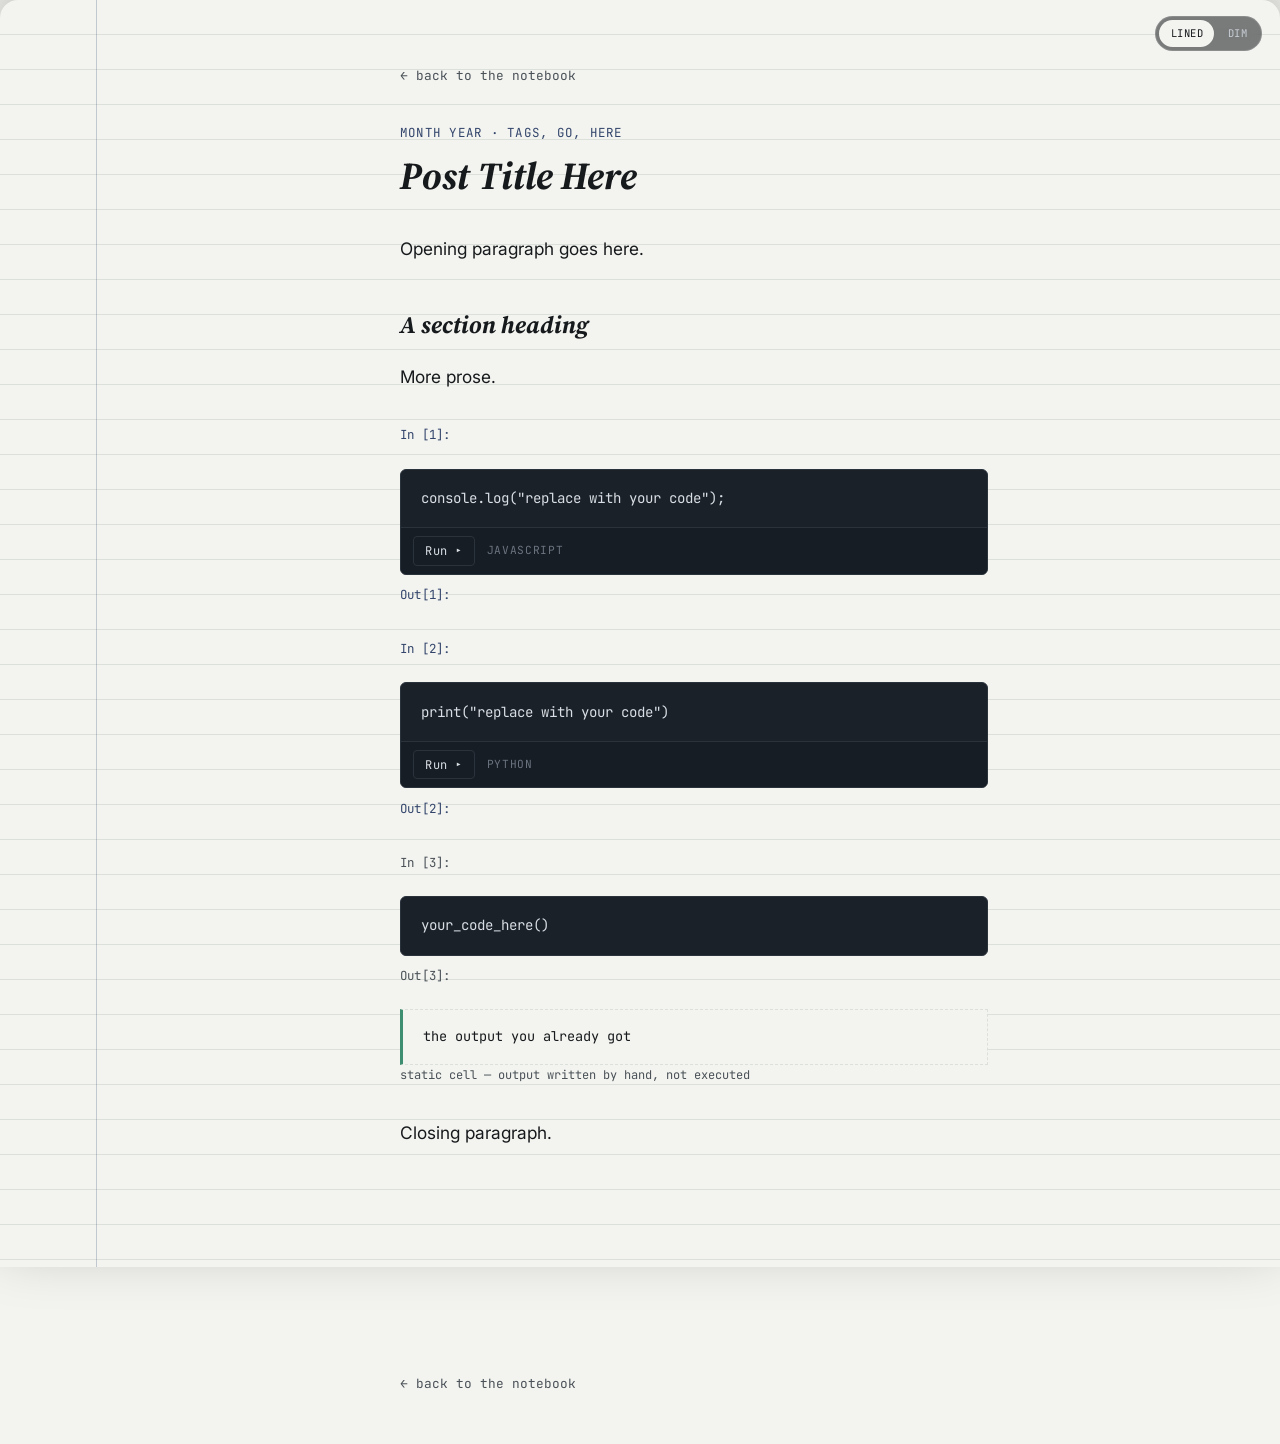
<file: posts/post-template.html>
<!doctype html>
<html lang="en">
<head>
<meta charset="utf-8">
<script>
  try {
    if (localStorage.getItem('notebook-theme') === 'dim') {
      document.documentElement.setAttribute('data-theme', 'dim');
    }
  } catch (e) { /* ignore */ }
</script>
<meta name="viewport" content="width=device-width, initial-scale=1">
<title>Post Title Here — Ryon Ghodoussi</title>
<!--
  If you're using `node new-post.js`, it fills in the title above and
  inserts a metadata block right here automatically — you don't need to
  touch this by hand. If you're copying this file manually instead, add
  a block like this so build.js can pick up this post for the homepage
  list:

  <script type="application/json" id="post-meta">
  {
    "title": "Post Title Here",
    "date": "Month Year",
    "sortDate": "2026-07",
    "tags": ["Tag One", "Tag Two"],
    "excerpt": "One or two sentences for the homepage listing.",
    "draft": false
  }
  </script>
-->
<link rel="preconnect" href="https://fonts.googleapis.com">
<link href="https://fonts.googleapis.com/css2?family=Source+Serif+4:ital,opsz,wght@0,8..60,400;1,8..60,400;1,8..60,500&family=Inter:wght@400;500;600&family=JetBrains+Mono:wght@400;500&display=swap" rel="stylesheet">
<link rel="stylesheet" href="../styles.css">
</head>
<body>
  <div class="theme-toggle" role="group" aria-label="Notebook color theme">
    <button type="button" class="theme-toggle__btn" data-theme-value="lined" aria-pressed="true">Lined</button>
    <button type="button" class="theme-toggle__btn" data-theme-value="dim" aria-pressed="false">Dim</button>
  </div>

  <main class="notebook" style="padding-top: 4rem;">
    <div class="notebook__inner">
      <a class="back-link" href="../index.html">&larr; back to the notebook</a>

      <p class="notebook__label">MONTH YEAR · TAGS, GO, HERE</p>
      <h1 class="notebook__title" style="margin-bottom: 2rem;">Post Title Here</h1>

      <article class="post">
        <p>Opening paragraph goes here.</p>

        <h2>A section heading</h2>
        <p>More prose.</p>

        <!-- LIVE JAVASCRIPT CELL — runs for real when the reader clicks Run -->
        <div class="cell" data-lang="js">
          <p class="cell__prompt">In [<span class="count">1</span>]:</p>
          <div class="cell__code-wrap">
            <pre class="cell__code" contenteditable="true" spellcheck="false">console.log("replace with your code");</pre>
            <div class="cell__toolbar">
              <button class="cell__run">Run &#9656;</button>
              <span class="cell__lang">JavaScript</span>
            </div>
          </div>
          <div class="cell__output-wrap">
            <p class="cell__prompt">Out[<span class="count">1</span>]:</p>
            <pre class="cell__output"></pre>
          </div>
        </div>

        <!-- LIVE PYTHON CELL — loads Pyodide on first run in this page -->
        <div class="cell" data-lang="python">
          <p class="cell__prompt">In [<span class="count">2</span>]:</p>
          <div class="cell__code-wrap">
            <pre class="cell__code" contenteditable="true" spellcheck="false">print("replace with your code")</pre>
            <div class="cell__toolbar">
              <button class="cell__run">Run &#9656;</button>
              <span class="cell__lang">Python</span>
            </div>
          </div>
          <div class="cell__output-wrap">
            <p class="cell__prompt">Out[<span class="count">2</span>]:</p>
            <pre class="cell__output"></pre>
          </div>
        </div>

        <!-- STATIC CELL — code + hand-written output, nothing executes -->
        <div class="cell cell--static">
          <p class="cell__prompt">In [3]:</p>
          <div class="cell__code-wrap">
            <pre class="cell__code">your_code_here()</pre>
          </div>
          <div class="cell__output-wrap">
            <p class="cell__prompt">Out[3]:</p>
            <pre class="cell__output cell__output--visible">the output you already got</pre>
          </div>
          <p class="note">static cell — output written by hand, not executed</p>
        </div>

        <p>Closing paragraph.</p>
      </article>
    </div>
  </main>

  <footer class="site-footer">
    <p><a class="back-link" href="../index.html">&larr; back to the notebook</a></p>
  </footer>

  <script src="../script.js"></script>
</body>
</html>
</file>
<file: styles.css>
/* =========================================================================
   Design tokens
   ========================================================================= */

/* Lets the dim-theme glow's reach be smoothly animated on hover — plain
   custom properties can't be transitioned without this registration. */
@property --glow-extent {
    syntax: '<percentage>';
    inherits: true;
    initial-value: 28%;
}

:root {
    --paper:        #F3F4F0;   /* paper white */
    --paper-line:   #DCE0DA;   /* ruled horizontal lines on the paper */
    --margin-rule:  #33456B;   /* the vertical margin rule */
    --ink:          #171A1C;   /* primary text */
    --ink-soft:     #4A5157;   /* secondary text */
    --accent:       #33456B;   /* structure, links, labels */
    --accent-mint:  #3E8F72;   /* output */
    --cell-bg:      #1B2129;   /* code cell background */
    --cell-text:    #D8DEE3;   /* code cell text */
    --cell-border:  #2A323C;
    --cover-bg:     #14171A;   /* landing page background */
    --cover-text:   #F3F4F0;

    --font-display: 'Source Serif 4', Georgia, serif;
    --font-body:    'Inter', -apple-system, BlinkMacSystemFont, sans-serif;
    --font-mono:    'JetBrains Mono', 'SFMono-Regular', Menlo, monospace;
}

@media (prefers-color-scheme: dark) {
    /* paper theme set as default this way */
}

/* -------------------------------------------------------------------------
   Dim theme — same tokens, dark values. 
   ------------------------------------------------------------------------- */
:root[data-theme="dim"] {
    --paper:        #0A0A0B;
    --paper-line:   #0A0A0B;   /* same as paper — ruling disappears */
    --margin-rule:  #C97C3D;   /* warm, ties to the glow accent */
    --ink:          #F3F4F0;
    --ink-soft:     #9BA1A8;
    --accent:       #E2954F;
    --accent-mint:  #57C9A3;
    --cell-bg:      #17181B;
    --cell-text:    #E4E7EA;
    --cell-border:  #2B2D31;
    --glow-rgb:     226, 130, 60;  /* warm orange, used by the hover glow */
}

:root[data-theme="dim"] .notebook::before {
    opacity: 0.4;
}

* { box-sizing: border-box; }
html { scroll-behavior: smooth; }

body {
    margin: 0;
    font-family: var(--font-body);
    color: var(--ink);
    background: var(--paper);
    -webkit-font-smoothing: antialiased;
}

a { color: inherit; }

@media (prefers-reduced-motion: reduce) {
    html { scroll-behavior: auto; }
    * { animation-duration: 0.01ms !important; transition-duration: 0.01ms !important; }
}

/* =========================================================================
   Landing / cover
   ========================================================================= */
.cover {
    position: fixed;
    inset: 0;
    background: var(--cover-bg);
    color: var(--cover-text);
    display: flex;
    flex-direction: column;
    justify-content: center;
    padding: 8vw;
    z-index: 1;
    will-change: opacity, transform;
}

.cover__stars {
    position: absolute;
    inset: 0;
    width: 100%;
    height: 100%;
    z-index: 0;
}

.cover__content {
    position: relative;
    z-index: 1;
}

.cover__eyebrow {
    font-family: var(--font-mono);
    font-size: 0.8rem;
    letter-spacing: 0.12em;
    text-transform: uppercase;
    color: #8B94A0;
    margin: 0 0 1.25rem 0;
}

.cover__name {
    font-family: var(--font-display);
    font-style: italic;
    font-weight: 400;
    font-size: clamp(2.75rem, 8vw, 5.5rem);
    line-height: 1.05;
    margin: 0 0 1.5rem 0;
    max-width: 16ch;
}

.cover__rule {
    width: 72px;
    height: 2px;
    background: var(--cover-text);
    opacity: 0.35;
    margin: 0 0 1.5rem 0;
    border: none;
}

.cover__bio {
    font-family: var(--font-body);
    font-size: 1.05rem;
    line-height: 1.6;
    color: #C7CDD4;
    max-width: 46ch;
    margin: 0 0 2.5rem 0;
}

.cover__links {
    display: flex;
    align-items: center;
    gap: 1rem;
}

.icon-link {
    display: inline-flex;
    align-items: center;
    justify-content: center;
    width: 42px;
    height: 42px;
    border-radius: 50%;
    border: 1px solid rgba(243, 244, 240, 0.25);
    color: var(--cover-text);
    transition: border-color 0.2s ease, transform 0.2s ease;
}
.icon-link:hover { border-color: var(--accent-mint); transform: translateY(-2px); }
.icon-link:focus-visible {
    outline: 2px solid var(--accent-mint);
    outline-offset: 3px;
}
.icon-link svg { width: 20px; height: 20px; }

.cover__scroll-cue {
    position: absolute;
    bottom: 6vw;
    right: 8vw;
    font-family: var(--font-mono);
    font-size: 0.72rem;
    letter-spacing: 0.1em;
    text-transform: uppercase;
    color: #8B94A0;
    display: flex;
    align-items: center;
    gap: 0.5rem;
}
.cover__scroll-cue svg {
    width: 14px; height: 14px;
    animation: nudge 1.8s ease-in-out infinite;
}
@keyframes nudge {
    0%, 100% { transform: translateY(0); }
    50% { transform: translateY(5px); }
}

/* Spacer that creates the scroll distance for the fade before real content begins */
.cover-spacer {
    height: 100vh;
}

/* =========================================================================
   Blog / notebook section
   ========================================================================= */
.notebook {
    position: relative;
    z-index: 2;
    background:
	repeating-linear-gradient(
	    to bottom,
	    transparent,
	    transparent 34px,
	    var(--paper-line) 34px,
	    var(--paper-line) 35px
	),
	var(--paper);
    border-top-left-radius: 18px;
    border-top-right-radius: 18px;
    box-shadow: 0 -20px 60px rgba(0,0,0,0.25);
    min-height: 100vh;
    padding: 4rem 0 6rem 0;
}

/* the vertical margin rule, classic ruled-paper trait, recolored */
.notebook::before {
    content: "";
    position: absolute;
    top: 0;
    bottom: 0;
    left: clamp(24px, 8vw, 96px);
    width: 1px;
    background: var(--margin-rule);
    opacity: 0.25;
}

.notebook__inner {
    max-width: 760px;
    margin: 0 auto;
    padding: 0 2rem 0 clamp(56px, 12vw, 140px);
}

.notebook__header {
    margin-bottom: 3rem;
}
.notebook__label {
    font-family: var(--font-mono);
    font-size: 0.78rem;
    letter-spacing: 0.1em;
    text-transform: uppercase;
    color: var(--accent);
    margin: 0 0 0.5rem 0;
}
.notebook__title {
    font-family: var(--font-display);
    font-style: italic;
    font-size: clamp(1.8rem, 4vw, 2.4rem);
    margin: 0;
    color: var(--ink);
}

/* Post preview list, styled as a table of contents */
.toc {
    list-style: none;
    margin: 0;
    padding: 0;
}
.toc__item {
    display: flex;
    gap: 1.25rem;
    padding: 1.4rem 0;
    border-bottom: 1px solid var(--paper-line);
    text-decoration: none;
    color: var(--ink);
}
.toc__item:first-child { padding-top: 0; }
.toc__index {
    font-family: var(--font-mono);
    color: var(--ink-soft);
    font-size: 0.85rem;
    padding-top: 0.2rem;
    min-width: 2.5ch;
}
.toc__body { flex: 1; }
.toc__post-title {
    font-family: var(--font-display);
    font-size: 1.3rem;
    margin: 0 0 0.35rem 0;
    transition: color 0.15s ease;
}
.toc__item:hover .toc__post-title { color: var(--accent); }
.toc__meta {
    font-family: var(--font-mono);
    font-size: 0.75rem;
    color: var(--ink-soft);
    letter-spacing: 0.03em;
}
.toc__excerpt {
    font-family: var(--font-body);
    color: var(--ink-soft);
    font-size: 0.95rem;
    line-height: 1.55;
    margin: 0.5rem 0 0 0;
}

/* -------------------------------------------------------------------------
   Dim-theme hover glow.

   polygoan flashlight shape with ease animation on hover

   ------------------------------------------------------------------------- */
:root[data-theme="dim"] .toc__item {
    position: relative;
    overflow: hidden;
    --glow-extent: 6%;
    --glow-clip: polygon(
	-18% 50%,
	0% 0%,	      
	var(--glow-extent) 8%,
	var(--glow-extent) 92%,
	0 100%
    );
    transition: --glow-extent 0.45s ease;
}

:root[data-theme="dim"] .toc__item:hover {
    --glow-extent: 94%;
}

:root[data-theme="dim"] .toc__index,
:root[data-theme="dim"] .toc__body {
    position: relative;
    z-index: 1;
}

:root[data-theme="dim"] .toc__item::before {
    content: "";
    position: absolute;
    inset: 0;
    z-index: 0;
    pointer-events: none;
    background: linear-gradient(
	to right,
	rgba(var(--glow-rgb), 0.6),
	rgba(var(--glow-rgb), 0) 92%
    );
    clip-path: var(--glow-clip);
    filter: blur(11px);
    opacity: 0.85;
    transition: opacity 0.45s ease;
}

:root[data-theme="dim"] .toc__item:hover::before {
    opacity: 1;
}

/* A faint grain over glow */
:root[data-theme="dim"] .toc__item::after {
    content: "";
    position: absolute;
    inset: 0;
    z-index: 0;
    pointer-events: none;
    clip-path: var(--glow-clip);
    background-image: radial-gradient(circle, rgba(255, 255, 255, 0.4) 0.6px, transparent 0.6px);
    background-size: 3px 3px;
    opacity: 0.05;
    mix-blend-mode: overlay;
    transition: opacity 0.45s ease;
}

:root[data-theme="dim"] .toc__item:hover::after {
    opacity: 0.09;
}

@media (prefers-reduced-motion: reduce) {
    :root[data-theme="dim"] .toc__item {
	transition: none;
    }
}

/* =========================================================================
   Blog post page (prose + cells)
   ========================================================================= */
.post {
    font-family: var(--font-body);
    font-size: 1.08rem;
    line-height: 1.75;
    color: var(--ink);
}
.post p { margin: 0 0 1.4rem 0; }
.post h2 {
    font-family: var(--font-display);
    font-style: italic;
    font-size: 1.5rem;
    margin: 2.5rem 0 1rem 0;
}
.post a.inline-link {
    color: var(--accent);
    text-decoration: underline;
    text-decoration-color: rgba(51,69,107,0.35);
    text-underline-offset: 3px;
}

.back-link {
    display: inline-flex;
    align-items: center;
    gap: 0.4rem;
    font-family: var(--font-mono);
    font-size: 0.8rem;
    color: var(--ink-soft);
    text-decoration: none;
    margin-bottom: 2.5rem;
}
.back-link:hover { color: var(--accent); }

/* --- Notebook cells --- */
.cell {
    margin: 2rem 0;
}
.cell__prompt {
    font-family: var(--font-mono);
    font-size: 0.78rem;
    color: var(--accent);
    margin: 0 0 0.4rem 0;
    letter-spacing: 0.02em;
}
.cell__prompt .count { display: inline-block; min-width: 1ch; }

.cell__code-wrap {
    background: var(--cell-bg);
    border: 1px solid var(--cell-border);
    border-radius: 6px;
    overflow: hidden;
}
.cell__code {
    margin: 0;
    padding: 1.1rem 1.25rem;
    font-family: var(--font-mono);
    font-size: 0.88rem;
    line-height: 1.6;
    color: var(--cell-text);
    overflow-x: auto;
    white-space: pre;
}
.cell__code[contenteditable="true"] { outline: none; }
.cell__code[contenteditable="true"]:focus { background: #202834; }

.cell__toolbar {
    display: flex;
    align-items: center;
    gap: 0.75rem;
    padding: 0.5rem 0.75rem;
    border-top: 1px solid var(--cell-border);
    background: #171D24;
}

.cell__run {
    font-family: var(--font-mono);
    font-size: 0.75rem;
    letter-spacing: 0.04em;
    color: var(--cell-text);
    background: transparent;
    border: 1px solid var(--cell-border);
    border-radius: 4px;
    padding: 0.35rem 0.7rem;
    cursor: pointer;
    transition: border-color 0.15s ease, color 0.15s ease;
}
.cell__run:hover { border-color: var(--accent-mint); color: var(--accent-mint); }
.cell__run:disabled { opacity: 0.5; cursor: wait; }

.cell__lang {
    font-family: var(--font-mono);
    font-size: 0.7rem;
    color: #6B7480;
    text-transform: uppercase;
    letter-spacing: 0.06em;
}

.cell__output-wrap { margin-top: 0.6rem; }
.cell__output {
    margin: 0;
    padding: 1rem 1.25rem;
    font-family: var(--font-mono);
    font-size: 0.85rem;
    line-height: 1.6;
    background: var(--paper);
    border: 1px dashed var(--paper-line);
    border-left: 3px solid var(--accent-mint);
    color: var(--ink);
    white-space: pre-wrap;
    word-break: break-word;
    display: none;
}
.cell__output--visible { display: block; }
.cell__output--error { border-left-color: #B0463C; color: #8A342C; }

.cell--static .cell__prompt { color: var(--ink-soft); }
.note {
    font-family: var(--font-mono);
    font-size: 0.75rem;
    color: var(--ink-soft);
    margin-top: 0.5rem;
}

footer.site-footer {
    max-width: 760px;
    margin: 4rem auto 0 auto;
    padding: 2rem clamp(56px, 12vw, 140px) 0;
    font-family: var(--font-mono);
    font-size: 0.75rem;
    color: var(--ink-soft);
}

/* =========================================================================
   Theme toggle — fixed top-right on every page
   ========================================================================= */
.theme-toggle {
    position: fixed;
    top: 1rem;
    right: 1.1rem;
    z-index: 50;
    display: flex;
    gap: 2px;
    padding: 3px;
    background: rgba(20, 23, 26, 0.55);
    border: 1px solid rgba(255, 255, 255, 0.14);
    border-radius: 999px;
    backdrop-filter: blur(6px);
    -webkit-backdrop-filter: blur(6px);
}

.theme-toggle__btn {
    font-family: var(--font-mono);
    font-size: 0.66rem;
    letter-spacing: 0.05em;
    text-transform: uppercase;
    padding: 0.4rem 0.7rem;
    border: none;
    border-radius: 999px;
    background: transparent;
    color: #C7CDD4;
    cursor: pointer;
    transition: background 0.2s ease, color 0.2s ease;
}

.theme-toggle__btn[aria-pressed="true"] {
    background: #F3F4F0;
    color: #14171A;
}

:root[data-theme="dim"] .theme-toggle__btn[aria-pressed="true"] {
    background: var(--accent);
    color: #14171A;
}
</file>
